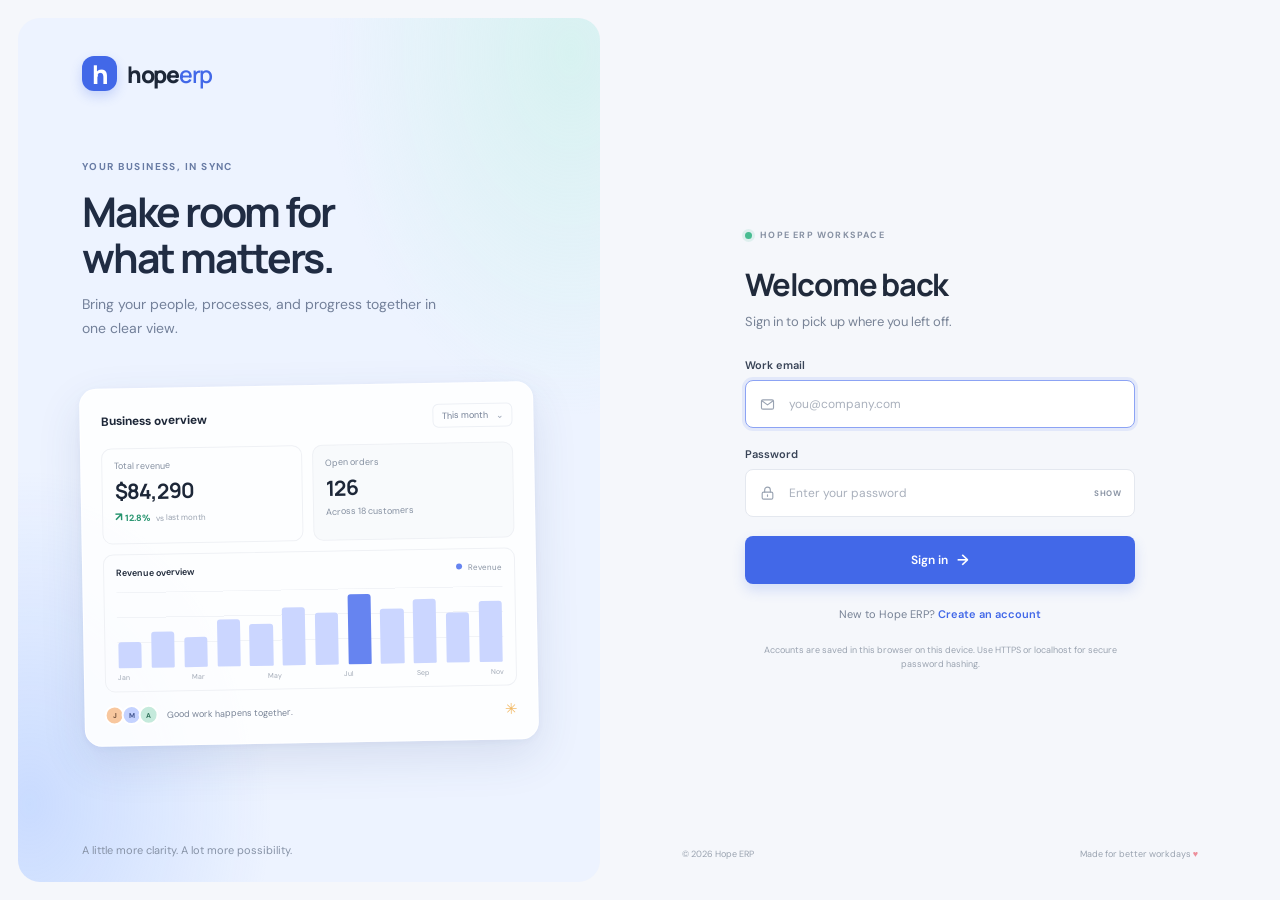
<file: index.html>
<!doctype html>
<html lang="en">
  <head>
    <meta charset="utf-8">
    <meta name="viewport" content="width=device-width, initial-scale=1">

    <meta name="theme-color" content="#f5f7fb">
    <title>Sign in | Hope ERP</title>
    <link rel="stylesheet" href="hope-auth.css">
    <script src="hope-auth.js" defer></script>
  </head>
  <body>
    <div class="auth-layout">
      <aside class="brand-panel">
        <a class="brand" href="index.html#login" aria-label="Hope ERP home">
          <span class="brand-mark" aria-hidden="true">h</span>
          <span>hope<span class="brand-light">erp</span></span>
        </a>

        <div class="brand-message">
          <span class="section-label">YOUR BUSINESS, IN SYNC</span>
          <h1>Make room for<br>what matters.</h1>
          <p>Bring your people, processes, and progress together in one clear view.</p>
        </div>

        <div class="dashboard-preview" aria-hidden="true">
          <div class="preview-top">
            <span class="preview-title">Business overview</span>
            <span class="preview-period">This month <span class="chevron">⌄</span></span>
          </div>
          <div class="preview-metrics">
            <div class="metric-card">
              <span class="metric-label">Total revenue</span>
              <strong>$84,290</strong>
              <span class="metric-change"><span>↗</span> 12.8% <small>vs last month</small></span>
            </div>
            <div class="metric-card metric-card-soft">
              <span class="metric-label">Open orders</span>
              <strong>126</strong>
              <span class="metric-subtext">Across 18 customers</span>
            </div>
          </div>
          <div class="chart-card">
            <div class="chart-heading">
              <span>Revenue overview</span>
              <span class="chart-legend"><i></i> Revenue</span>
            </div>
            <div class="chart" aria-hidden="true">
              <div class="chart-grid"></div>
              <div class="chart-bars">
                <i style="--bar-height: 34%"></i>
                <i style="--bar-height: 47%"></i>
                <i style="--bar-height: 40%"></i>
                <i style="--bar-height: 62%"></i>
                <i style="--bar-height: 55%"></i>
                <i style="--bar-height: 76%"></i>
                <i style="--bar-height: 68%"></i>
                <i class="bar-highlight" style="--bar-height: 92%"></i>
                <i style="--bar-height: 72%"></i>
                <i style="--bar-height: 84%"></i>
                <i style="--bar-height: 66%"></i>
                <i style="--bar-height: 80%"></i>
              </div>
            </div>
            <div class="chart-months"><span>Jan</span><span>Mar</span><span>May</span><span>Jul</span><span>Sep</span><span>Nov</span></div>
          </div>
          <div class="preview-footer">
            <span class="avatar-stack"><i>J</i><i>M</i><i>A</i></span>
            <span>Good work happens together.</span>
            <span class="preview-sparkle" aria-hidden="true">✳</span>
          </div>
        </div>

        <p class="brand-footer">A little more clarity. A lot more possibility.</p>
      </aside>

      <main class="auth-main">
        <a class="brand mobile-brand" href="index.html#login" aria-label="Hope ERP home">
          <span class="brand-mark" aria-hidden="true">h</span>
          <span>hope<span class="brand-light">erp</span></span>
        </a>

        <div class="auth-content">
          <div class="workspace-label"><span class="workspace-dot"></span> HOPE ERP WORKSPACE</div>

          <section class="auth-panel" id="login-panel" aria-labelledby="login-title">
            <header class="form-header">
              <h2 id="login-title">Welcome back</h2>
              <p>Sign in to pick up where you left off.</p>
            </header>

            <form id="login-form">
              <label class="field-label" for="login-email">Work email</label>
              <div class="input-wrap">
                <span class="input-icon" aria-hidden="true">
                  <svg viewBox="0 0 24 24"><rect x="3.5" y="5.5" width="17" height="13" rx="2"></rect><path d="m4.5 7 7.5 5.5L19.5 7"></path></svg>
                </span>
                <input id="login-email" name="email" type="email" autocomplete="username" placeholder="you@company.com" required>
              </div>

              <div class="label-row">
                <label class="field-label" for="login-password">Password</label>
              </div>
              <div class="input-wrap">
                <span class="input-icon" aria-hidden="true">
                  <svg viewBox="0 0 24 24"><rect x="4.5" y="10" width="15" height="10" rx="2"></rect><path d="M8 10V7a4 4 0 0 1 8 0v3"></path><path d="M12 14v2"></path></svg>
                </span>
                <input id="login-password" name="password" type="password" autocomplete="current-password" placeholder="Enter your password" required>
                <button class="password-toggle" type="button" data-password-target="login-password" aria-label="Show password" aria-pressed="false">SHOW</button>
              </div>

              <button class="submit-button" type="submit">Sign in <span aria-hidden="true">→</span></button>
              <p class="form-status" id="login-status" role="status" aria-live="polite"></p>
            </form>

            <p class="switch-prompt">New to Hope ERP? <button class="text-button" type="button" data-view="create">Create an account</button></p>
          </section>

          <section class="auth-panel" id="create-panel" aria-labelledby="create-title" hidden>
            <header class="form-header">
              <button class="back-button" type="button" data-view="login"><span aria-hidden="true">←</span> Back to sign in</button>
              <h2 id="create-title">Create your account</h2>
              <p>Set up your profile to join your workspace.</p>
            </header>

            <form id="create-form">
              <label class="field-label" for="create-name">Full name</label>
              <div class="input-wrap">
                <span class="input-icon" aria-hidden="true">
                  <svg viewBox="0 0 24 24"><circle cx="12" cy="8" r="3.5"></circle><path d="M5 20a7 7 0 0 1 14 0"></path></svg>
                </span>
                <input id="create-name" name="name" type="text" autocomplete="name" placeholder="Your name" required>
              </div>

              <label class="field-label" for="create-email">Work email</label>
              <div class="input-wrap">
                <span class="input-icon" aria-hidden="true">
                  <svg viewBox="0 0 24 24"><rect x="3.5" y="5.5" width="17" height="13" rx="2"></rect><path d="m4.5 7 7.5 5.5L19.5 7"></path></svg>
                </span>
                <input id="create-email" name="email" type="email" autocomplete="email" placeholder="you@company.com" required>
              </div>

              <label class="field-label" for="create-password">Create password</label>
              <div class="input-wrap">
                <span class="input-icon" aria-hidden="true">
                  <svg viewBox="0 0 24 24"><rect x="4.5" y="10" width="15" height="10" rx="2"></rect><path d="M8 10V7a4 4 0 0 1 8 0v3"></path><path d="M12 14v2"></path></svg>
                </span>
                <input id="create-password" name="password" type="password" autocomplete="new-password" placeholder="At least 8 characters" minlength="8" required>
                <button class="password-toggle" type="button" data-password-target="create-password" aria-label="Show password" aria-pressed="false">SHOW</button>
              </div>

              <label class="field-label" for="confirm-password">Confirm password</label>
              <div class="input-wrap">
                <span class="input-icon" aria-hidden="true">
                  <svg viewBox="0 0 24 24"><rect x="4.5" y="10" width="15" height="10" rx="2"></rect><path d="M8 10V7a4 4 0 0 1 8 0v3"></path><path d="M12 14v2"></path></svg>
                </span>
                <input id="confirm-password" name="confirm-password" type="password" autocomplete="new-password" placeholder="Enter your password again" required>
                <button class="password-toggle" type="button" data-password-target="confirm-password" aria-label="Show password" aria-pressed="false">SHOW</button>
              </div>

              <button class="submit-button" type="submit">Create account <span aria-hidden="true">→</span></button>
              <p class="form-status" id="create-status" role="status" aria-live="polite"></p>
            </form>

            <p class="switch-prompt">Already have an account? <button class="text-button" type="button" data-view="login">Sign in</button></p>
          </section>

          <p class="demo-note">Accounts are saved in this browser on this device. Use HTTPS or localhost for secure password hashing.</p>
        </div>

        <footer class="auth-footer"><span>© 2026 Hope ERP</span><span>Made for better workdays <span class="footer-heart" aria-hidden="true">♥</span></span></footer>
      </main>
    </div>
  </body>
</html>
</file>
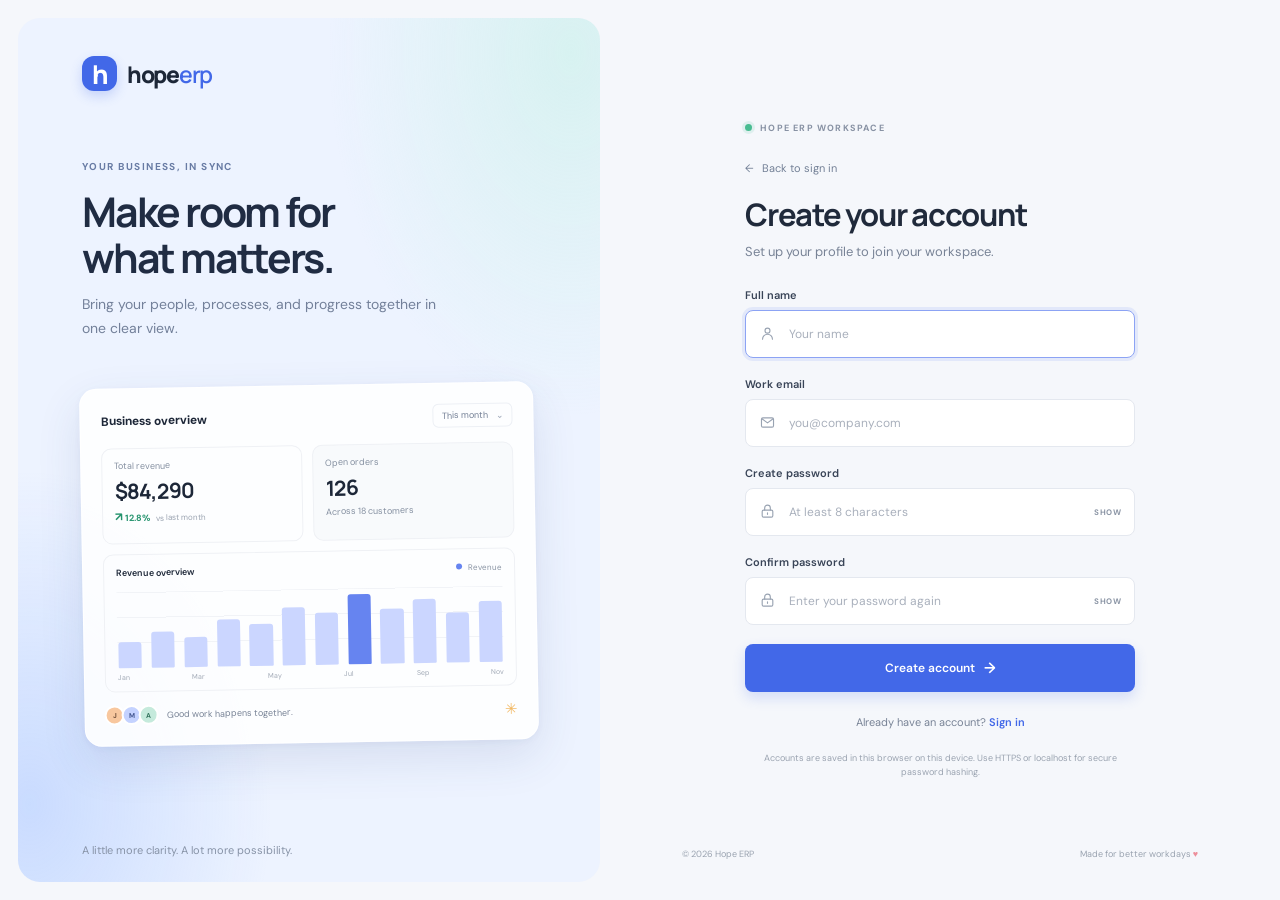
<file: create-user.html>
<!doctype html>
<html lang="en">
  <head>
    <meta charset="utf-8">
    <meta name="viewport" content="width=device-width, initial-scale=1">
    <meta http-equiv="refresh" content="0;url=index.html#create">
    <title>Create account | Hope ERP</title>
    <script>
      window.location.replace("index.html#create");
    </script>
  </head>
  <body>
    <p>Opening Hope ERP account creation. <a href="index.html#create">Continue</a></p>
  </body>
</html>
</file>
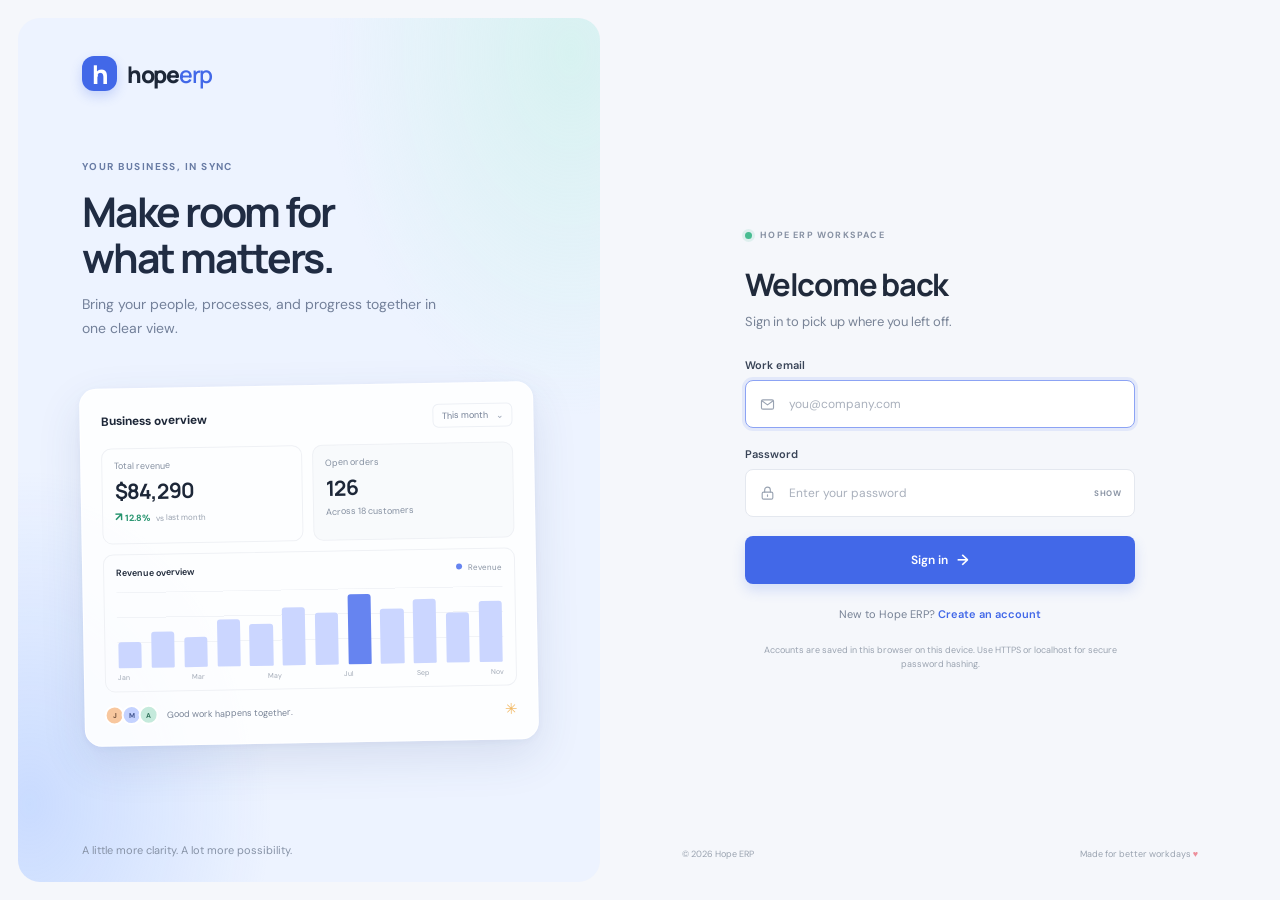
<file: login.html>
<!doctype html>
<html lang="en">
  <head>
    <meta charset="utf-8">
    <meta name="viewport" content="width=device-width, initial-scale=1">
    <meta http-equiv="refresh" content="0;url=index.html#login">
    <title>Sign in | Hope ERP</title>
    <script>
      window.location.replace("index.html#login");
    </script>
  </head>
  <body>
    <p>Opening Hope ERP sign in. <a href="index.html#login">Continue</a></p>
  </body>
</html>
</file>
<file: hope-auth.css>
@import url("https://fonts.googleapis.com/css2?family=DM+Sans:wght@400;500;600;700&family=Manrope:wght@400;500;600;700;800&display=swap");

:root {
  color-scheme: light;
  --ink: #1d2738;
  --muted: #788396;
  --line: #e7eaf0;
  --blue: #4268e8;
  --blue-dark: #3155d4;
  --mint: #b7f0dc;
  --panel: #f1f5ff;
}

* {
  box-sizing: border-box;
}

body {
  min-width: 320px;
  min-height: 100vh;
  margin: 0;
  background: #f5f7fb;
  color: var(--ink);
  font-family: "DM Sans", "Segoe UI", sans-serif;
  -webkit-font-smoothing: antialiased;
}

button,
input {
  font: inherit;
}

button {
  -webkit-tap-highlight-color: transparent;
}

.auth-layout {
  display: grid;
  grid-template-columns: minmax(400px, 0.95fr) minmax(520px, 1.05fr);
  min-height: 100vh;
  padding: 18px;
  gap: 18px;
}

.brand-panel {
  position: relative;
  display: flex;
  flex-direction: column;
  min-height: calc(100vh - 36px);
  overflow: hidden;
  border-radius: 22px;
  padding: 38px clamp(32px, 5vw, 72px) 25px;
  background:
    radial-gradient(ellipse at 2% 91%, rgba(119, 165, 255, 0.3), transparent 30%),
    radial-gradient(ellipse at 95% 4%, rgba(183, 240, 220, 0.4), transparent 31%),
    #edf3ff;
}

.brand {
  display: inline-flex;
  width: fit-content;
  align-items: center;
  gap: 10px;
  color: var(--ink);
  font-family: "Manrope", "Segoe UI", sans-serif;
  font-size: 23px;
  font-weight: 800;
  letter-spacing: -1.3px;
  text-decoration: none;
}

.brand-mark {
  display: grid;
  width: 35px;
  height: 35px;
  place-items: center;
  border-radius: 12px;
  background: var(--blue);
  box-shadow: 0 5px 12px rgba(66, 104, 232, 0.23);
  color: #fff;
  font-family: "Manrope", "Segoe UI", sans-serif;
  font-size: 26px;
  font-weight: 800;
  line-height: 1;
}

.brand-light {
  color: var(--blue);
  font-weight: 600;
}

.brand-message {
  margin-top: clamp(42px, 7vh, 78px);
}

.section-label,
.workspace-label {
  color: #687ba4;
  font-size: 10px;
  font-weight: 700;
  letter-spacing: 1.45px;
}

.brand-message h1 {
  margin: 14px 0 12px;
  color: #202c43;
  font-family: "Manrope", "Segoe UI", sans-serif;
  font-size: clamp(34px, 3.2vw, 47px);
  font-weight: 700;
  letter-spacing: -2.2px;
  line-height: 1.12;
}

.brand-message p {
  max-width: 360px;
  margin: 0;
  color: #73809a;
  font-size: 14px;
  line-height: 1.7;
}

.dashboard-preview {
  width: 100%;
  max-width: 510px;
  margin: clamp(30px, 5vh, 54px) auto 23px;
  border: 1px solid rgba(255, 255, 255, 0.9);
  border-radius: 17px;
  padding: 20px;
  background: rgba(255, 255, 255, 0.87);
  box-shadow: 0 17px 45px rgba(52, 74, 128, 0.12), 0 2px 6px rgba(52, 74, 128, 0.05);
  transform: rotate(-1deg);
}

.preview-top,
.chart-heading,
.preview-footer {
  display: flex;
  align-items: center;
  justify-content: space-between;
}

.preview-title {
  font-size: 12px;
  font-weight: 700;
}

.preview-period {
  border: 1px solid #edf0f5;
  border-radius: 6px;
  padding: 5px 8px;
  color: #748096;
  font-size: 9px;
}

.chevron {
  margin-left: 6px;
  color: #9aa4b6;
}

.preview-metrics {
  display: grid;
  grid-template-columns: 1fr 1fr;
  gap: 10px;
  margin: 15px 0 10px;
}

.metric-card {
  display: flex;
  min-height: 96px;
  flex-direction: column;
  border: 1px solid #eff1f5;
  border-radius: 10px;
  padding: 11px 12px;
}

.metric-card-soft {
  background: #f8fafc;
}

.metric-label,
.metric-subtext {
  color: #8590a1;
  font-size: 9px;
}

.metric-card strong {
  margin: 5px 0 4px;
  font-family: "Manrope", "Segoe UI", sans-serif;
  font-size: 21px;
  letter-spacing: -0.8px;
}

.metric-change {
  color: #24936d;
  font-size: 9px;
  font-weight: 700;
}

.metric-change span {
  font-size: 12px;
}

.metric-change small {
  margin-left: 3px;
  color: #9aa3b0;
  font-size: 8px;
  font-weight: 400;
}

.chart-card {
  border: 1px solid #eff1f5;
  border-radius: 10px;
  padding: 12px 12px 9px;
}

.chart-heading {
  font-size: 9px;
  font-weight: 600;
}

.chart-legend {
  color: #8993a3;
  font-size: 8px;
  font-weight: 400;
}

.chart-legend i {
  display: inline-block;
  width: 6px;
  height: 6px;
  margin-right: 4px;
  border-radius: 50%;
  background: #6684f0;
  vertical-align: 1px;
}

.chart {
  position: relative;
  height: 80px;
  margin-top: 9px;
}

.chart-grid {
  position: absolute;
  inset: 4px 0;
  background: repeating-linear-gradient(to bottom, #f1f3f7 0, #f1f3f7 1px, transparent 1px, transparent 25px);
}

.chart-bars {
  position: absolute;
  inset: 4px 0 0;
  display: flex;
  align-items: end;
  justify-content: space-around;
  gap: 7px;
}

.chart-bars i {
  z-index: 1;
  width: 6%;
  height: var(--bar-height);
  border-radius: 3px 3px 1px 1px;
  background: #cbd6ff;
}

.chart-bars .bar-highlight {
  background: #6684f0;
}

.chart-months {
  display: flex;
  justify-content: space-between;
  margin-top: 5px;
  color: #a0a8b5;
  font-size: 7px;
}

.preview-footer {
  justify-content: flex-start;
  gap: 8px;
  margin-top: 13px;
  color: #788396;
  font-size: 9px;
}

.avatar-stack {
  display: flex;
  padding-left: 2px;
}

.avatar-stack i {
  display: grid;
  width: 20px;
  height: 20px;
  place-items: center;
  margin-left: -3px;
  border: 2px solid #fff;
  border-radius: 50%;
  background: #f8c79e;
  color: #74523c;
  font-size: 7px;
  font-style: normal;
  font-weight: 700;
}

.avatar-stack i:nth-child(2) {
  background: #c4d2ff;
  color: #435791;
}

.avatar-stack i:nth-child(3) {
  background: #c5eadc;
  color: #34745d;
}

.preview-sparkle {
  margin-left: auto;
  color: #f2b862;
  font-size: 15px;
}

.brand-footer {
  margin: auto 0 0;
  color: #8793a7;
  font-size: 11px;
}

.auth-main {
  display: flex;
  min-height: calc(100vh - 36px);
  flex-direction: column;
  align-items: center;
  justify-content: center;
  padding: 35px clamp(24px, 5vw, 70px) 22px;
}

.mobile-brand {
  display: none;
}

.auth-content {
  width: 100%;
  max-width: 390px;
  margin: auto 0;
}

.workspace-label {
  display: flex;
  align-items: center;
  gap: 8px;
  margin-bottom: 22px;
  color: #8791a3;
  font-size: 9px;
  letter-spacing: 1.2px;
}

.workspace-dot {
  width: 7px;
  height: 7px;
  border-radius: 50%;
  background: #48bc91;
  box-shadow: 0 0 0 3px rgba(72, 188, 145, 0.13);
}

.auth-panel[hidden] {
  display: none;
}

.form-header {
  margin-bottom: 28px;
}

.form-header h2 {
  margin: 0;
  color: #202a3b;
  font-family: "Manrope", "Segoe UI", sans-serif;
  font-size: 31px;
  font-weight: 700;
  letter-spacing: -1.25px;
}

.form-header p {
  margin: 8px 0 0;
  color: var(--muted);
  font-size: 13px;
}

.back-button {
  margin: 0 0 18px;
  border: 0;
  padding: 0;
  background: none;
  color: #738096;
  cursor: pointer;
  font-size: 11px;
}

.back-button span {
  margin-right: 5px;
}

.back-button:hover,
.text-button:hover {
  color: var(--blue-dark);
}

.field-label {
  display: block;
  margin: 0 0 8px;
  color: #394457;
  font-size: 11px;
  font-weight: 600;
}

.input-wrap {
  display: flex;
  height: 48px;
  align-items: center;
  gap: 11px;
  margin-bottom: 19px;
  border: 1px solid #e4e8ef;
  border-radius: 8px;
  padding: 0 13px;
  background: #fff;
  transition: border-color 150ms ease, box-shadow 150ms ease;
}

.input-wrap:focus-within {
  border-color: #8ca3f4;
  box-shadow: 0 0 0 3px rgba(66, 104, 232, 0.1);
}

.input-icon {
  display: inline-flex;
  flex: 0 0 auto;
  color: #99a3b2;
}

.input-icon svg {
  width: 17px;
  height: 17px;
  fill: none;
  stroke: currentColor;
  stroke-linecap: round;
  stroke-linejoin: round;
  stroke-width: 1.6;
}

.input-wrap input {
  width: 100%;
  min-width: 0;
  height: 100%;
  border: 0;
  outline: 0;
  background: transparent;
  color: var(--ink);
  font-size: 12px;
}

.input-wrap input::placeholder {
  color: #a9b0bc;
}

.password-toggle {
  flex: 0 0 auto;
  border: 0;
  padding: 5px 0 5px 4px;
  background: none;
  color: #8b95a5;
  cursor: pointer;
  font-size: 8px;
  font-weight: 700;
  letter-spacing: 0.5px;
}

.password-toggle:hover {
  color: var(--blue);
}

.submit-button {
  display: flex;
  width: 100%;
  height: 48px;
  align-items: center;
  justify-content: center;
  gap: 9px;
  margin-top: 8px;
  border: 0;
  border-radius: 8px;
  background: var(--blue);
  box-shadow: 0 6px 13px rgba(66, 104, 232, 0.19);
  color: #fff;
  cursor: pointer;
  font-size: 12px;
  font-weight: 600;
  transition: background 150ms ease, transform 150ms ease, box-shadow 150ms ease;
}

.submit-button:hover {
  transform: translateY(-1px);
  background: var(--blue-dark);
  box-shadow: 0 8px 16px rgba(66, 104, 232, 0.24);
}

.submit-button:disabled {
  cursor: wait;
  opacity: 0.75;
  transform: none;
}

.submit-button:active {
  transform: translateY(0);
}

.submit-button span {
  font-size: 15px;
}

.form-status {
  margin: 13px 0 0;
  border-radius: 7px;
  padding: 0;
  color: #286c55;
  font-size: 11px;
  line-height: 1.5;
}

.form-status:not(:empty) {
  border: 1px solid #d6f1e5;
  padding: 10px 12px;
  background: #f0fbf6;
}

.form-status--error:not(:empty) {
  border-color: #f2d3d3;
  background: #fff5f5;
  color: #a53d3d;
}

.switch-prompt {
  margin: 23px 0 0;
  color: #788396;
  font-size: 11px;
  text-align: center;
}

.text-button {
  border: 0;
  padding: 0;
  background: none;
  color: var(--blue);
  cursor: pointer;
  font-size: inherit;
  font-weight: 600;
}

.demo-note {
  margin: 23px 0 0;
  color: #9aa3b0;
  font-size: 9px;
  line-height: 1.55;
  text-align: center;
}

.auth-footer {
  display: flex;
  width: 100%;
  justify-content: space-between;
  color: #9aa3b0;
  font-size: 9px;
}

.footer-heart {
  color: #ed8f9b;
}

:focus-visible {
  outline: 3px solid rgba(66, 104, 232, 0.32);
  outline-offset: 3px;
}

@media (max-width: 1050px) {
  .auth-layout {
    grid-template-columns: minmax(330px, 0.9fr) minmax(450px, 1.1fr);
  }

  .brand-panel {
    padding-right: 32px;
    padding-left: 32px;
  }

  .dashboard-preview {
    padding: 15px;
  }

  .auth-main {
    padding-right: 34px;
    padding-left: 34px;
  }
}

@media (max-width: 780px) {
  .auth-layout {
    display: block;
    padding: 0;
  }

  .brand-panel {
    display: none;
  }

  .auth-main {
    min-height: 100vh;
    padding: 27px 24px 20px;
  }

  .mobile-brand {
    display: inline-flex;
    align-self: flex-start;
    margin-bottom: 35px;
  }

  .auth-content {
    max-width: 410px;
  }
}

@media (max-width: 420px) {
  .auth-main {
    padding-right: 20px;
    padding-left: 20px;
  }

  .form-header h2 {
    font-size: 28px;
  }

  .auth-footer {
    gap: 10px;
    font-size: 8px;
  }
}

@media (prefers-reduced-motion: reduce) {
  *,
  *::before,
  *::after {
    scroll-behavior: auto !important;
    transition-duration: 0.01ms !important;
  }
}
</file>
